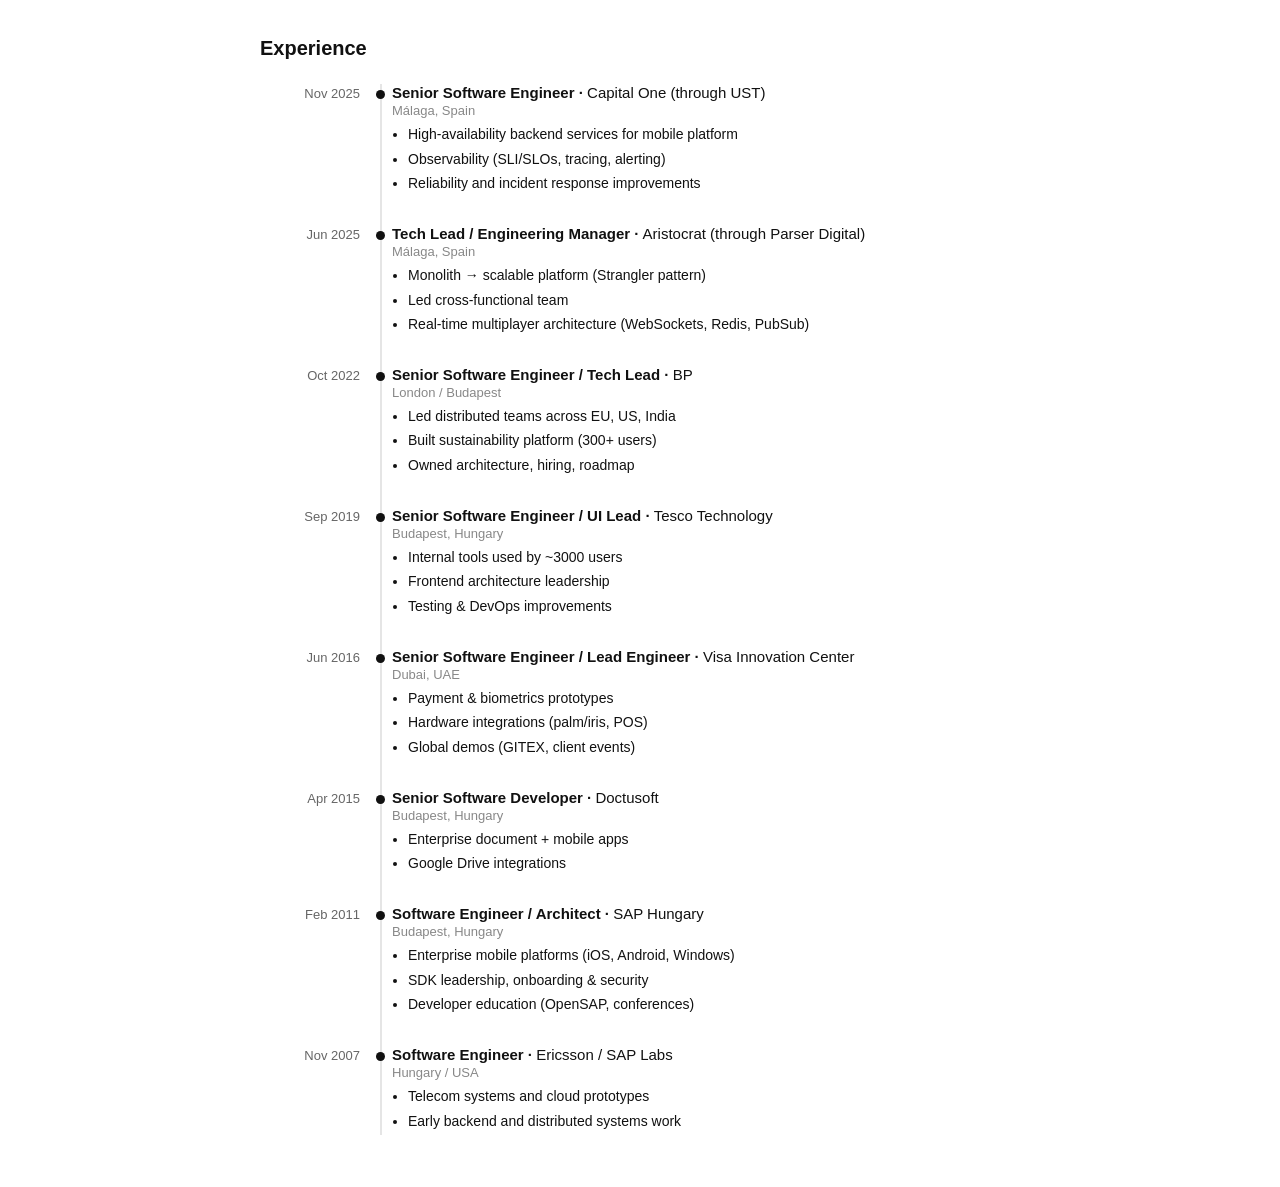
<file: timeline.html>
<!DOCTYPE html>
<html lang="en">
<head>
  <meta charset="UTF-8" />
  <meta name="viewport" content="width=device-width, initial-scale=1.0"/>
  <title>Peter Nagy – Timeline</title>

  <style>
    body {
      margin: 0;
      padding: 24px 16px;
      font-family: -apple-system, BlinkMacSystemFont, "Segoe UI", Roboto, Arial, sans-serif;
      background: #fff;
      color: #111;
    }

    .container {
      width: 760px;
      margin: 0 auto;
    }

    h1 {
      font-size: 20px;
      margin-bottom: 24px;
      font-weight: 600;
    }

    .timeline {
      position: relative;
    }

    /* vertical line */
    .timeline::before {
      content: "";
      position: absolute;
      left: 120px;
      top: 0;
      bottom: 0;
      width: 2px;
      background: #e5e5e5;
    }

    .item {
      display: grid;
      grid-template-columns: 100px 1fr;
      column-gap: 24px;
      margin-bottom: 28px;
      position: relative;
    }

    /* dot */
    .item::before {
      content: "";
      position: absolute;
      left: 116px;
      top: 6px;
      width: 9px;
      height: 9px;
      background: #111;
      border-radius: 50%;
    }

    .date {
      font-size: 13px;
      color: #666;
      text-align: right;
      padding-top: 2px;
    }

    .content {
      padding-left: 8px;
    }

    .title {
      font-size: 15px;
      font-weight: 600;
      margin-bottom: 2px;
    }

    .company {
      font-weight: 500;
    }

    .location {
      font-size: 13px;
      color: #888;
      margin-bottom: 6px;
    }

    ul {
      margin: 6px 0 0 16px;
      padding: 0;
    }

    li {
      font-size: 14px;
      line-height: 1.45;
      margin-bottom: 4px;
    }

    .item:hover {
      background: #fafafa;
    }

    /* MOBILE */
    @media (max-width: 600px) {
      .timeline::before {
        left: 6px;
      }

      .item {
        grid-template-columns: 1fr;
        padding-left: 18px;
      }

      .item::before {
        left: 0;
      }

      .date {
        text-align: left;
        margin-bottom: 4px;
      }
    }
  </style>
</head>
<body>

<div class="container">
  <h1>Experience</h1>

  <div class="timeline">

    <div class="item">
      <div class="date">Nov 2025</div>
      <div class="content">
        <div class="title">
          Senior Software Engineer · <span class="company">Capital One (through UST)</span>
        </div>
        <div class="location">Málaga, Spain</div>
        <ul>
          <li>High-availability backend services for mobile platform</li>
          <li>Observability (SLI/SLOs, tracing, alerting)</li>
          <li>Reliability and incident response improvements</li>
        </ul>
      </div>
    </div>

    <div class="item">
      <div class="date">Jun 2025</div>
      <div class="content">
        <div class="title">
          Tech Lead / Engineering Manager · <span class="company">Aristocrat (through Parser Digital)</span>
        </div>
        <div class="location">Málaga, Spain</div>
        <ul>
          <li>Monolith → scalable platform (Strangler pattern)</li>
          <li>Led cross-functional team</li>
          <li>Real-time multiplayer architecture (WebSockets, Redis, PubSub)</li>
        </ul>
      </div>
    </div>

    <div class="item">
      <div class="date">Oct 2022</div>
      <div class="content">
        <div class="title">
          Senior Software Engineer / Tech Lead · <span class="company">BP</span>
        </div>
        <div class="location">London / Budapest</div>
        <ul>
          <li>Led distributed teams across EU, US, India</li>
          <li>Built sustainability platform (300+ users)</li>
          <li>Owned architecture, hiring, roadmap</li>
        </ul>
      </div>
    </div>

    <div class="item">
      <div class="date">Sep 2019</div>
      <div class="content">
        <div class="title">
          Senior Software Engineer / UI Lead · <span class="company">Tesco Technology</span>
        </div>
        <div class="location">Budapest, Hungary</div>
        <ul>
          <li>Internal tools used by ~3000 users</li>
          <li>Frontend architecture leadership</li>
          <li>Testing & DevOps improvements</li>
        </ul>
      </div>
    </div>

    <div class="item">
      <div class="date">Jun 2016</div>
      <div class="content">
        <div class="title">
          Senior Software Engineer / Lead Engineer · <span class="company">Visa Innovation Center</span>
        </div>
        <div class="location">Dubai, UAE</div>
        <ul>
          <li>Payment & biometrics prototypes</li>
          <li>Hardware integrations (palm/iris, POS)</li>
          <li>Global demos (GITEX, client events)</li>
        </ul>
      </div>
    </div>

    <div class="item">
      <div class="date">Apr 2015</div>
      <div class="content">
        <div class="title">
          Senior Software Developer · <span class="company">Doctusoft</span>
        </div>
        <div class="location">Budapest, Hungary</div>
        <ul>
          <li>Enterprise document + mobile apps</li>
          <li>Google Drive integrations</li>
        </ul>
      </div>
    </div>

    <div class="item">
      <div class="date">Feb 2011</div>
      <div class="content">
        <div class="title">
          Software Engineer / Architect · <span class="company">SAP Hungary</span>
        </div>
        <div class="location">Budapest, Hungary</div>
        <ul>
          <li>Enterprise mobile platforms (iOS, Android, Windows)</li>
          <li>SDK leadership, onboarding & security</li>
          <li>Developer education (OpenSAP, conferences)</li>
        </ul>
      </div>
    </div>

    <div class="item">
      <div class="date">Nov 2007</div>
      <div class="content">
        <div class="title">
          Software Engineer · <span class="company">Ericsson / SAP Labs</span>
        </div>
        <div class="location">Hungary / USA</div>
        <ul>
          <li>Telecom systems and cloud prototypes</li>
          <li>Early backend and distributed systems work</li>
        </ul>
      </div>
    </div>

  </div>
</div>
<script>
  function sendHeight() {
    const height = document.body.scrollHeight;
    window.parent.postMessage({ height: height }, "*");
  }

  window.addEventListener("load", sendHeight);
  window.addEventListener("resize", sendHeight);
</script>
</body>
</html>
</file>
